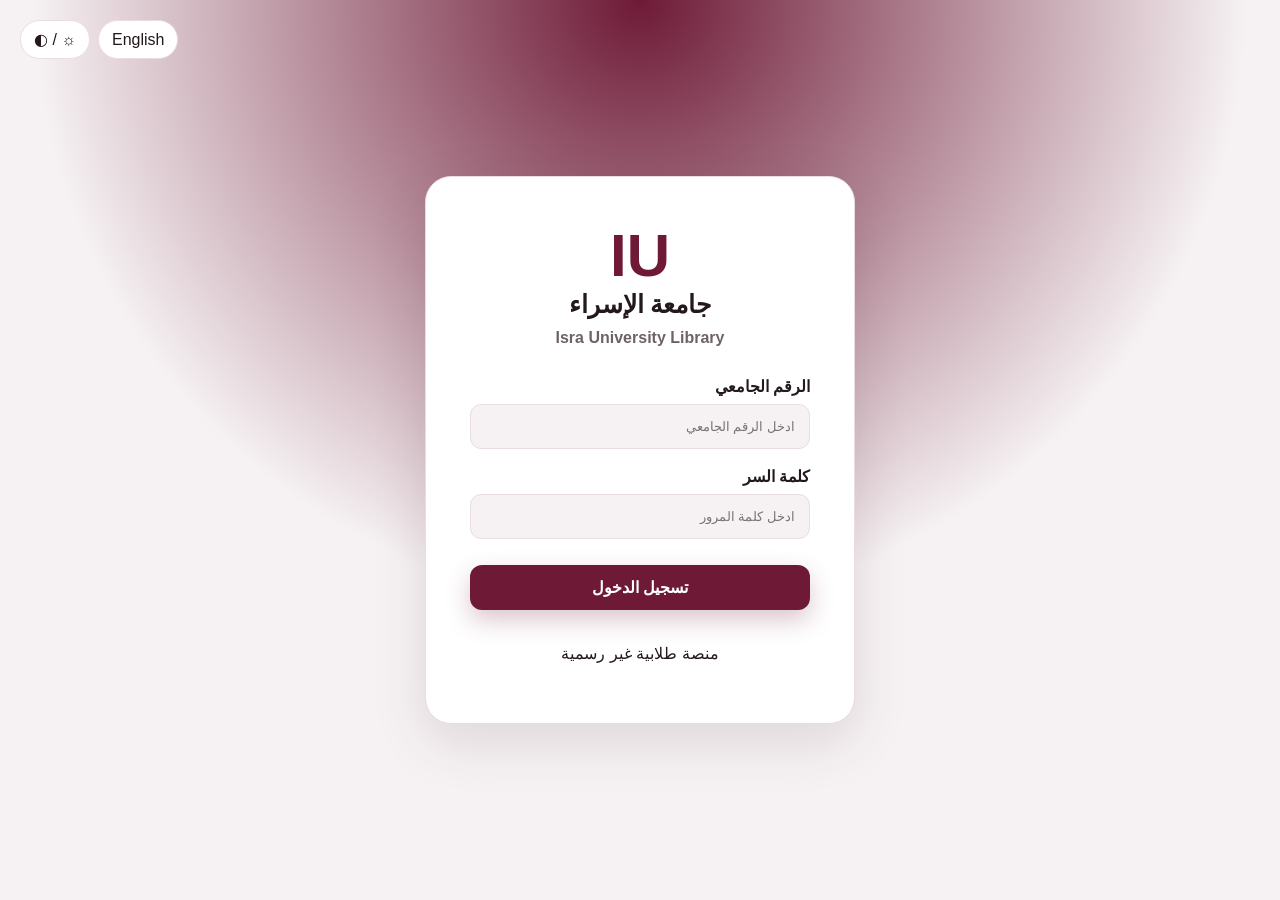
<file: index.html>
<!doctype html><html lang="ar" dir="rtl" data-theme="light"><head><meta charset="UTF-8"><meta name="viewport" content="width=device-width,initial-scale=1"><title>IU Student — Login</title><link rel="stylesheet" href="main.css"><script src="app.js" defer></script></head><body class="login-page"><div class="corner-controls controls"><button data-language-toggle type="button">English</button><button data-theme-toggle type="button">☼ / ◐</button></div><main class="login"><div class="login-logo">IU</div><div class="university">جامعة الإسراء</div><h1 class="description">Isra University Library</h1><label class="input"><span>الرقم الجامعي</span><input type="text" placeholder="ادخل الرقم الجامعي"></label><label class="input"><span>كلمة السر</span><input type="password" placeholder="ادخل كلمة المرور"></label><a href="home.html" class="login-button">تسجيل الدخول</a><p>منصة طلابية غير رسمية</p></main></body></html>
</file>
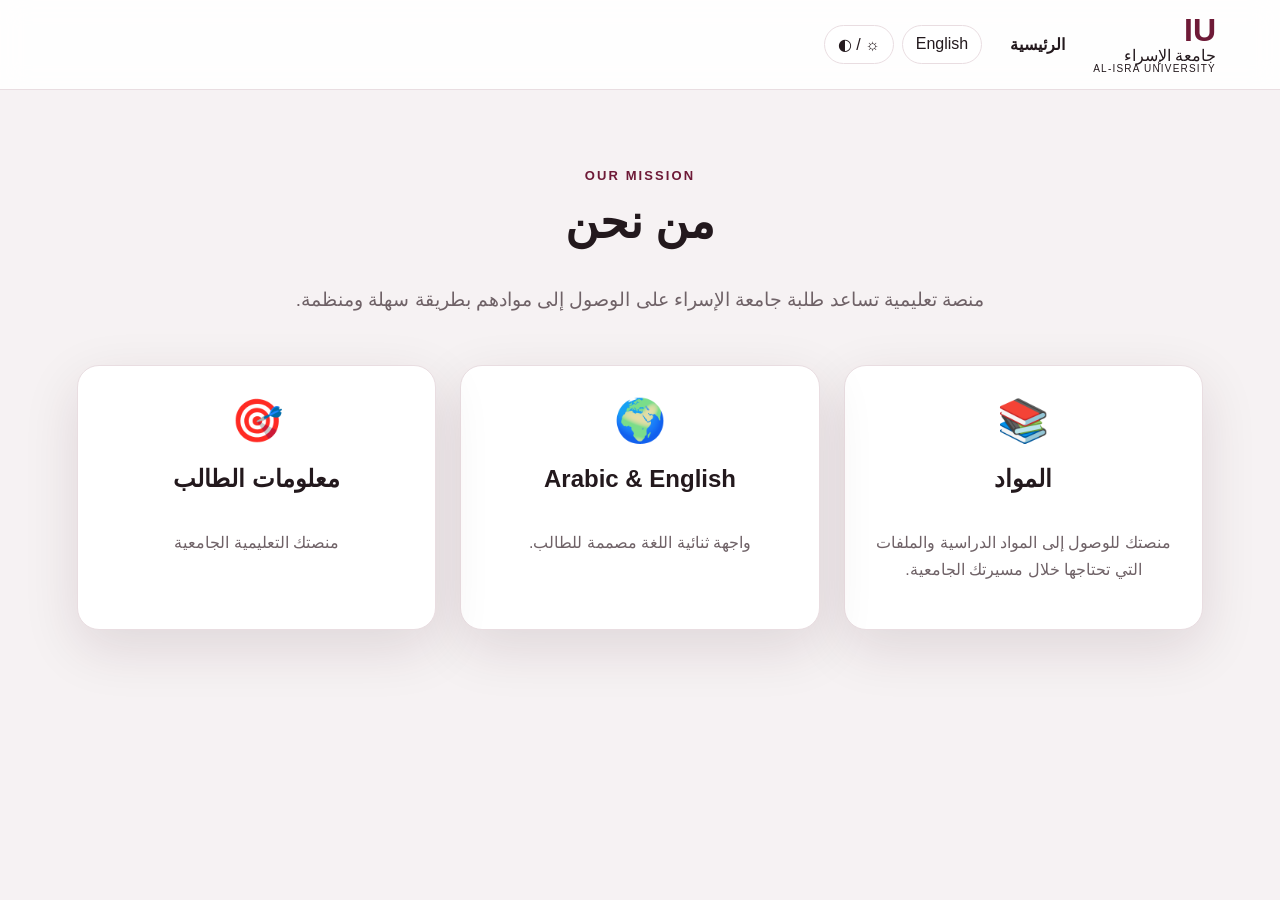
<file: aboutas.html>
<!doctype html><html lang="ar" dir="rtl" data-theme="light"><head><meta charset="UTF-8"><meta name="viewport" content="width=device-width,initial-scale=1"><title>من نحن — IU</title><link rel="stylesheet" href="main.css"><script src="app.js" defer></script></head><body><header class="header"><a class="logo" href="home.html"><strong>IU</strong><span>جامعة الإسراء</span><small>AL-ISRA UNIVERSITY</small></a><a class="back-home" href="home.html" data-i18n="home">الرئيسية</a><div class="controls"><button data-language-toggle>English</button><button data-theme-toggle>☼ / ◐</button></div></header><main class="inner-page"><section class="page-intro"><p class="eyebrow">OUR MISSION</p><h1 data-i18n="aboutTitle">من نحن</h1><p data-i18n="aboutText">منصة تعليمية تساعد طلبة جامعة الإسراء على الوصول إلى موادهم بطريقة سهلة ومنظمة.</p></section><div class="info-grid"><article><span>📚</span><h2 data-i18n="subjects">المواد</h2><p data-i18n="heroText"></p></article><article><span>🌍</span><h2>Arabic & English</h2><p>واجهة ثنائية اللغة مصممة للطالب.</p></article><article><span>🎯</span><h2 data-i18n="studentInfo">معلومات الطالب</h2><p data-i18n="platform"></p></article></div></main></body></html>
</file>
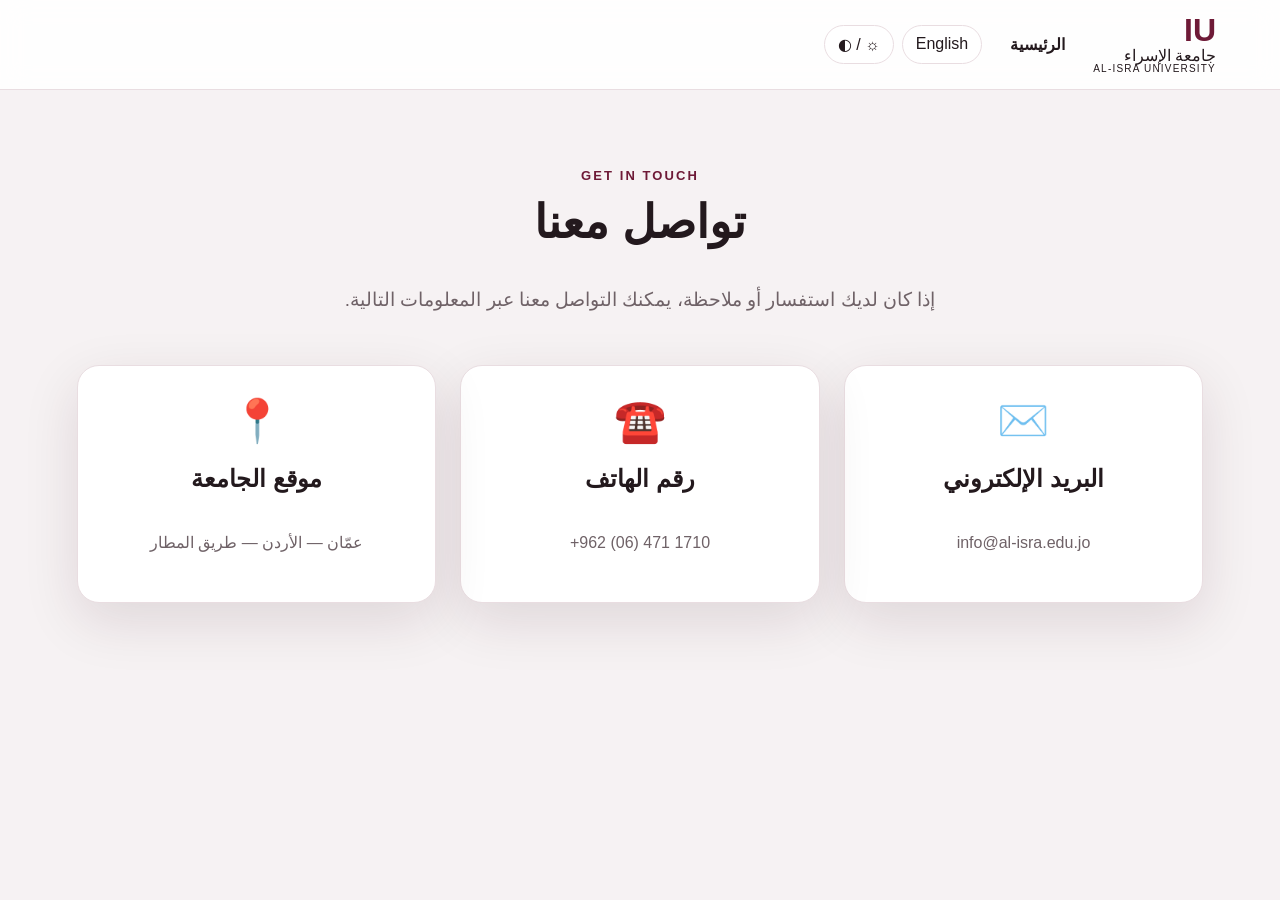
<file: contact.html>
<!doctype html><html lang="ar" dir="rtl" data-theme="light"><head><meta charset="UTF-8"><meta name="viewport" content="width=device-width,initial-scale=1"><title>تواصل معنا — IU</title><link rel="stylesheet" href="main.css"><script src="app.js" defer></script></head><body><header class="header"><a class="logo" href="home.html"><strong>IU</strong><span>جامعة الإسراء</span><small>AL-ISRA UNIVERSITY</small></a><a class="back-home" href="home.html" data-i18n="home">الرئيسية</a><div class="controls"><button data-language-toggle>English</button><button data-theme-toggle>☼ / ◐</button></div></header><main class="inner-page"><section class="page-intro"><p class="eyebrow">GET IN TOUCH</p><h1 data-i18n="contact">تواصل معنا</h1><p data-i18n="contactIntro"></p></section><div class="info-grid"><article><span>✉️</span><h2 data-i18n="email"></h2><p>info@al-isra.edu.jo</p></article><article><span>☎️</span><h2 data-i18n="phone"></h2><p dir="ltr">+962 (06) 471 1710</p></article><article><span>📍</span><h2 data-i18n="location"></h2><p data-i18n="locationValue"></p></article></div></main></body></html>
</file>
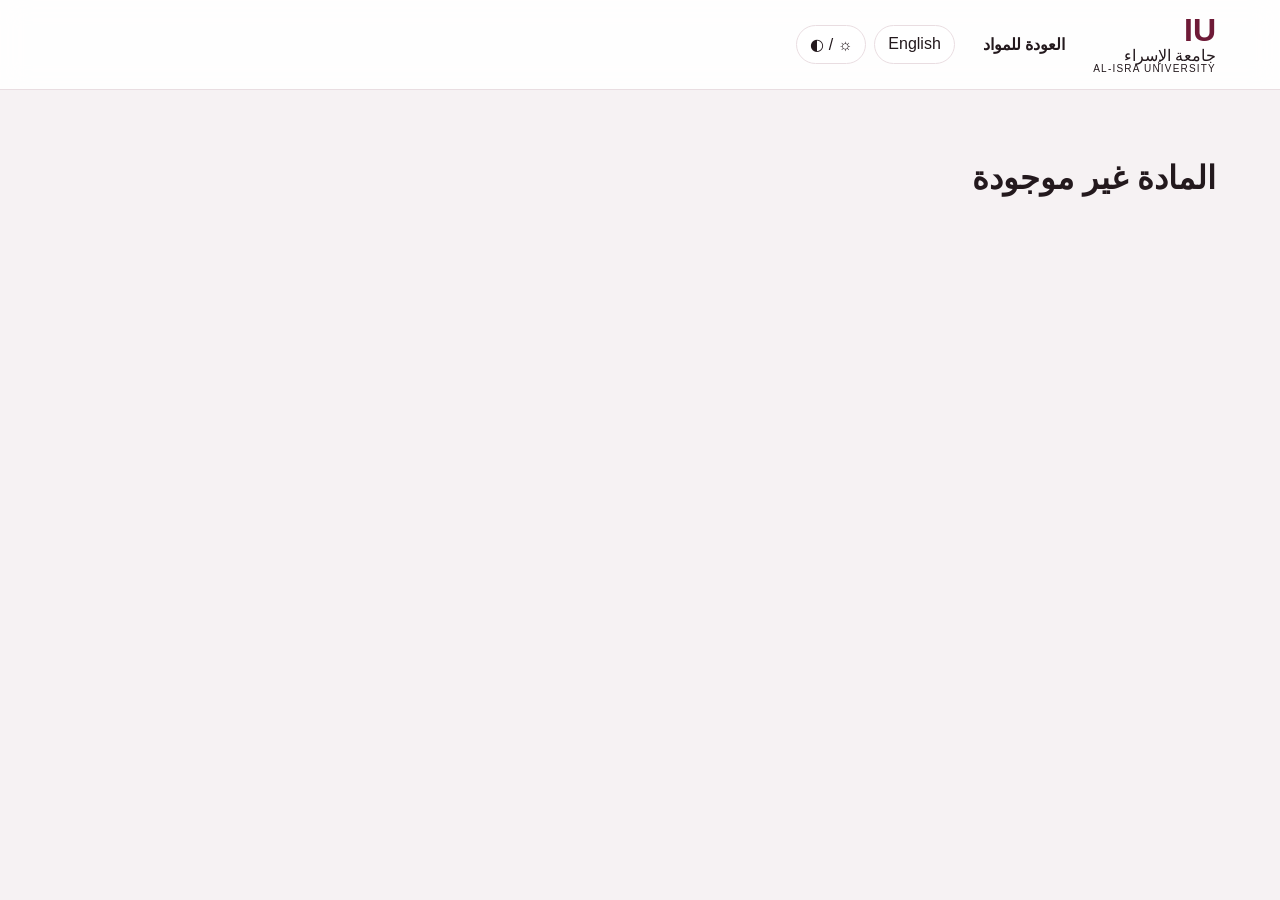
<file: subject.html>
<!doctype html><html lang="ar" dir="rtl" data-theme="light"><head><meta charset="UTF-8"><meta name="viewport" content="width=device-width,initial-scale=1"><title>المادة — IU</title><link rel="stylesheet" href="main.css"><script src="subjects.js" defer></script><script src="app.js" defer></script></head><body>
<header class="header"><a class="logo" href="home.html"><strong>IU</strong><span>جامعة الإسراء</span><small>AL-ISRA UNIVERSITY</small></a><a class="back-home" href="home.html#subjects" data-i18n="back">العودة للمواد</a><div class="controls"><button data-language-toggle type="button">English</button><button data-theme-toggle type="button">☼ / ◐</button></div></header>
<main class="subject-page" data-subject-page><header class="subject-heading"><span data-subject-icon class="subject-icon"></span><div><h1 data-subject-name></h1><p data-subject-description></p></div><a class="download-button" data-download download><span>↓</span><span data-i18n="download">تحميل ملف PDF</span></a></header><section class="pdf-shell"><iframe data-pdf-frame></iframe><p class="pdf-fallback"><span data-i18n="pdfFallback">لا يدعم متصفحك عرض PDF داخل الصفحة.</span> <a data-open-pdf target="_blank" rel="noopener" data-i18n="openPdf">افتح الملف مباشرة</a></p></section></main></body></html>
</file>
<file: main.css>
:root{--brand:#6e1a37;--brand-2:#963b5d;--bg:#f6f2f3;--surface:#fff;--text:#23191d;--muted:#6f6267;--border:#e9dde1;--shadow:0 18px 55px rgba(61,17,32,.12);--radius:22px;color-scheme:light}
:root[data-theme=dark]{--brand:#bd6383;--brand-2:#e38ead;--bg:#130f11;--surface:#20181b;--text:#f8eef1;--muted:#c9b7bd;--border:#3a2a30;--shadow:0 18px 55px rgba(0,0,0,.36);color-scheme:dark}
*{box-sizing:border-box}html{scroll-behavior:smooth}body{margin:0;background:var(--bg);color:var(--text);font-family:"Segoe UI",Tahoma,Arial,sans-serif;transition:background .3s,color .3s}a{color:inherit}button,a{font:inherit}.header{position:sticky;top:0;z-index:20;min-height:88px;padding:14px clamp(18px,5vw,70px);display:flex;align-items:center;gap:28px;background:color-mix(in srgb,var(--surface) 90%,transparent);border-bottom:1px solid var(--border);backdrop-filter:blur(14px)}.logo{display:flex;flex-direction:column;text-decoration:none;line-height:1.05;color:var(--text);white-space:nowrap}.logo strong{font-size:32px;color:var(--brand)}.logo small{font-size:10px;letter-spacing:.12em}.pa-links{margin-inline:auto;display:flex;gap:22px}.pa-links a,.back-home{text-decoration:none;font-weight:650}.pa-links a:hover,.back-home:hover{color:var(--brand)}.controls{display:flex;gap:8px}.controls button{border:1px solid var(--border);background:var(--surface);color:var(--text);border-radius:999px;padding:9px 13px;cursor:pointer}.controls button:hover{border-color:var(--brand);color:var(--brand)}
.hero-section{min-height:620px;padding:80px clamp(22px,7vw,110px);display:grid;grid-template-columns:minmax(0,1fr) minmax(300px,540px);align-items:center;gap:55px;overflow:hidden;background:radial-gradient(circle at 20% 15%,color-mix(in srgb,var(--brand) 13%,transparent),transparent 37%)}.hero-content{max-width:680px}.eyebrow{margin:0 0 12px;color:var(--brand);font-weight:800;letter-spacing:.16em;font-size:13px}.hero-content h1{font-size:clamp(38px,5vw,70px);line-height:1.08;margin:0 0 20px}.hero-content>p:not(.eyebrow){font-size:19px;line-height:1.85;color:var(--muted);max-width:610px}.hero-button,.subject-button,.contact-button,.download-button,.login-button{display:inline-flex;align-items:center;justify-content:center;gap:8px;padding:13px 22px;border-radius:12px;background:var(--brand);color:#fff;text-decoration:none;font-weight:750;box-shadow:0 10px 25px color-mix(in srgb,var(--brand) 25%,transparent);transition:transform .25s,background .25s}.hero-button:hover,.subject-button:hover,.contact-button:hover,.download-button:hover,.login-button:hover{transform:translateY(-2px);background:var(--brand-2)}
.book-stage{height:430px;display:grid;place-items:center;perspective:1300px;position:relative}.book{position:relative;width:280px;height:370px;transform-style:preserve-3d;transform:rotateX(9deg) rotateY(-18deg) rotateZ(2deg)}.book-cover,.book-back,.book-pages,.book-page{position:absolute;inset:0;border-radius:5px 17px 17px 5px;transform-origin:left center;backface-visibility:hidden}.book-cover{z-index:6;background:linear-gradient(135deg,#9c4666,#531026);border:2px solid #b96c86;box-shadow:inset 12px 0 18px rgba(0,0,0,.25),20px 28px 45px rgba(37,5,16,.35);display:flex;flex-direction:column;align-items:center;justify-content:center;color:#fff}.book-cover:before{content:"";position:absolute;inset:16px;border:1px solid rgba(255,255,255,.38);border-radius:2px 12px 12px 2px}.book-cover span{font:800 78px Georgia}.book-cover small{text-align:center;letter-spacing:.18em;line-height:1.7}.book-back{background:#491021;transform:translateZ(-24px)}.book-pages{inset:7px -7px 7px 8px;background:repeating-linear-gradient(to bottom,#fffdf4 0,#fffdf4 4px,#e6ddd0 5px);transform:translateZ(-12px)}.book-page{inset:7px 5px 7px 8px;background:linear-gradient(90deg,#e9dfd4,#fffdf5 10%,#fff);border:1px solid #e7ded2;z-index:5}.book-page.two{z-index:4}.book-shadow{position:absolute;width:310px;height:55px;border-radius:50%;background:rgba(30,4,13,.25);filter:blur(18px);transform:translateY(205px)}[dir=rtl] .book-page{transform-origin:right center}
.student-section,.subjects-section,.inner-page{padding:78px clamp(20px,6vw,90px)}.student-section h2,.subjects-section>h2,.page-intro h1,.section-title{font-size:clamp(30px,4vw,46px);text-align:center;margin:0 0 34px}.student-card,.profile-card{max-width:850px;margin:auto;padding:34px;display:flex;align-items:center;gap:30px;background:var(--surface);border:1px solid var(--border);border-inline-start:5px solid var(--brand);border-radius:var(--radius);box-shadow:var(--shadow)}.user-img{width:115px;height:115px;object-fit:cover;border-radius:50%;border:4px solid color-mix(in srgb,var(--brand) 20%,var(--surface))}.student-info h3{font-size:27px;margin-top:0}.student-info p{color:var(--muted);font-size:17px}.subjects-section{text-align:center}.subjects-container,.info-grid{max-width:1150px;margin:auto;display:grid;grid-template-columns:repeat(3,1fr);gap:24px}.subject-card,.info-grid article{display:flex;flex-direction:column;align-items:flex-start;text-align:start;padding:30px;background:var(--surface);border:1px solid var(--border);border-radius:var(--radius);box-shadow:var(--shadow);transition:transform .3s}.subject-card:hover,.info-grid article:hover{transform:translateY(-7px)}.subject-icon,.info-grid article>span{font-size:42px}.subject-card h3{font-size:23px;margin:18px 0 8px}.subject-card p,.info-grid p{color:var(--muted);line-height:1.7;flex:1}.contact-section,.footer{text-align:center;padding:60px 20px;background:#521027;color:#fff}.contact-section p{font-size:18px}.contact-button{background:#fff;color:#64152f;box-shadow:none}.footer{padding:34px 20px;border-top:1px solid rgba(255,255,255,.15)}.footer h3{margin:0}.footer p{opacity:.78}
.subject-page{padding:48px clamp(16px,5vw,70px)}.subject-heading{max-width:1200px;margin:0 auto 28px;display:flex;align-items:center;gap:22px}.subject-heading>div{flex:1}.subject-heading h1{margin:0 0 7px;font-size:clamp(27px,4vw,42px)}.subject-heading p{margin:0;color:var(--muted)}.pdf-shell{max-width:1200px;margin:auto;background:var(--surface);border:1px solid var(--border);border-radius:18px;overflow:hidden;box-shadow:var(--shadow)}.pdf-shell iframe{display:block;width:100%;height:min(78vh,900px);border:0}.pdf-fallback{display:none;padding:20px}.page-intro{max-width:800px;margin:0 auto 48px;text-align:center}.page-intro>p:last-child{color:var(--muted);font-size:19px;line-height:1.8}.info-grid article{align-items:center;text-align:center}.profile-card{margin-bottom:60px}.section-title{font-size:32px}.login-page{min-height:100vh;display:grid;place-items:center;background:radial-gradient(circle at top,var(--brand),var(--bg) 55%)}.corner-controls{position:fixed;inset-block-start:20px;inset-inline-end:20px}.login{width:min(430px,calc(100% - 32px));padding:44px;background:var(--surface);border:1px solid var(--border);border-radius:26px;box-shadow:var(--shadow);text-align:center}.login-logo{font-size:60px;font-weight:850;color:var(--brand)}.university{font-size:25px;font-weight:700}.description{font-size:16px;color:var(--muted);margin-bottom:30px}.input{display:block;text-align:start;margin:18px 0}.input span{display:block;font-weight:650;margin-bottom:8px}.input input{width:100%;padding:14px;border:1px solid var(--border);border-radius:11px;background:var(--bg);color:var(--text)}.login-button{width:100%;margin:8px 0 18px}
@media(max-width:850px){.header{flex-wrap:wrap;gap:12px;padding:12px 18px}.pa-links{order:3;width:100%;overflow:auto;justify-content:flex-start;padding:6px 0}.hero-section{grid-template-columns:1fr;padding-top:55px}.hero-content{text-align:center;margin:auto}.book-stage{height:350px}.book{width:210px;height:285px}.book-shadow{width:240px;transform:translateY(160px)}.subjects-container,.info-grid{grid-template-columns:1fr}.subject-heading{align-items:flex-start;flex-wrap:wrap}.download-button{width:100%}.pdf-shell iframe{height:68vh}}
@media(max-width:520px){.logo span,.logo small{display:none}.controls{margin-inline-start:auto}.hero-section{padding-inline:18px}.hero-content h1{font-size:38px}.student-card,.profile-card{flex-direction:column;text-align:center;padding:24px}.book-stage{height:310px}.subject-page{padding-inline:10px}.pdf-shell{border-radius:10px}.pdf-shell iframe{height:62vh}}
@media(prefers-reduced-motion:reduce){html{scroll-behavior:auto}*,*:before,*:after{animation:none!important;transition:none!important}.book{transform:none!important}}
</file>
